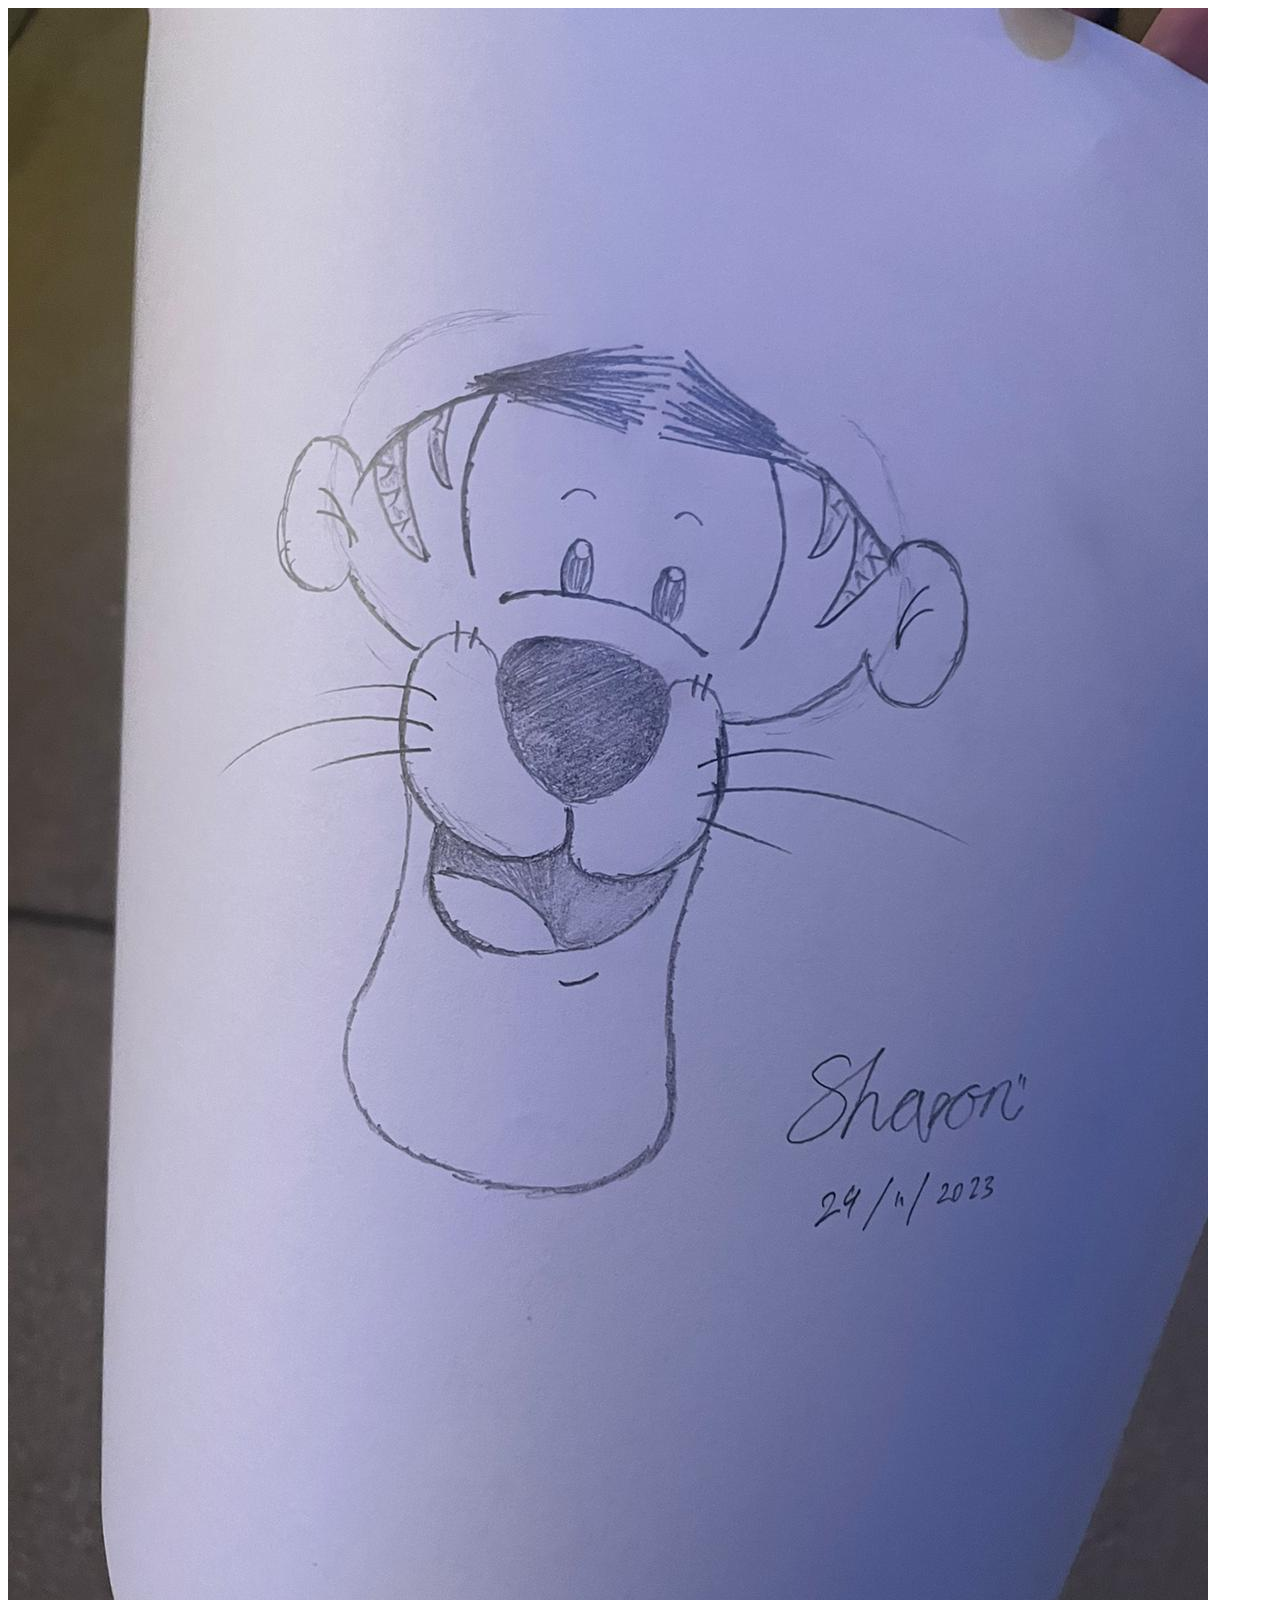
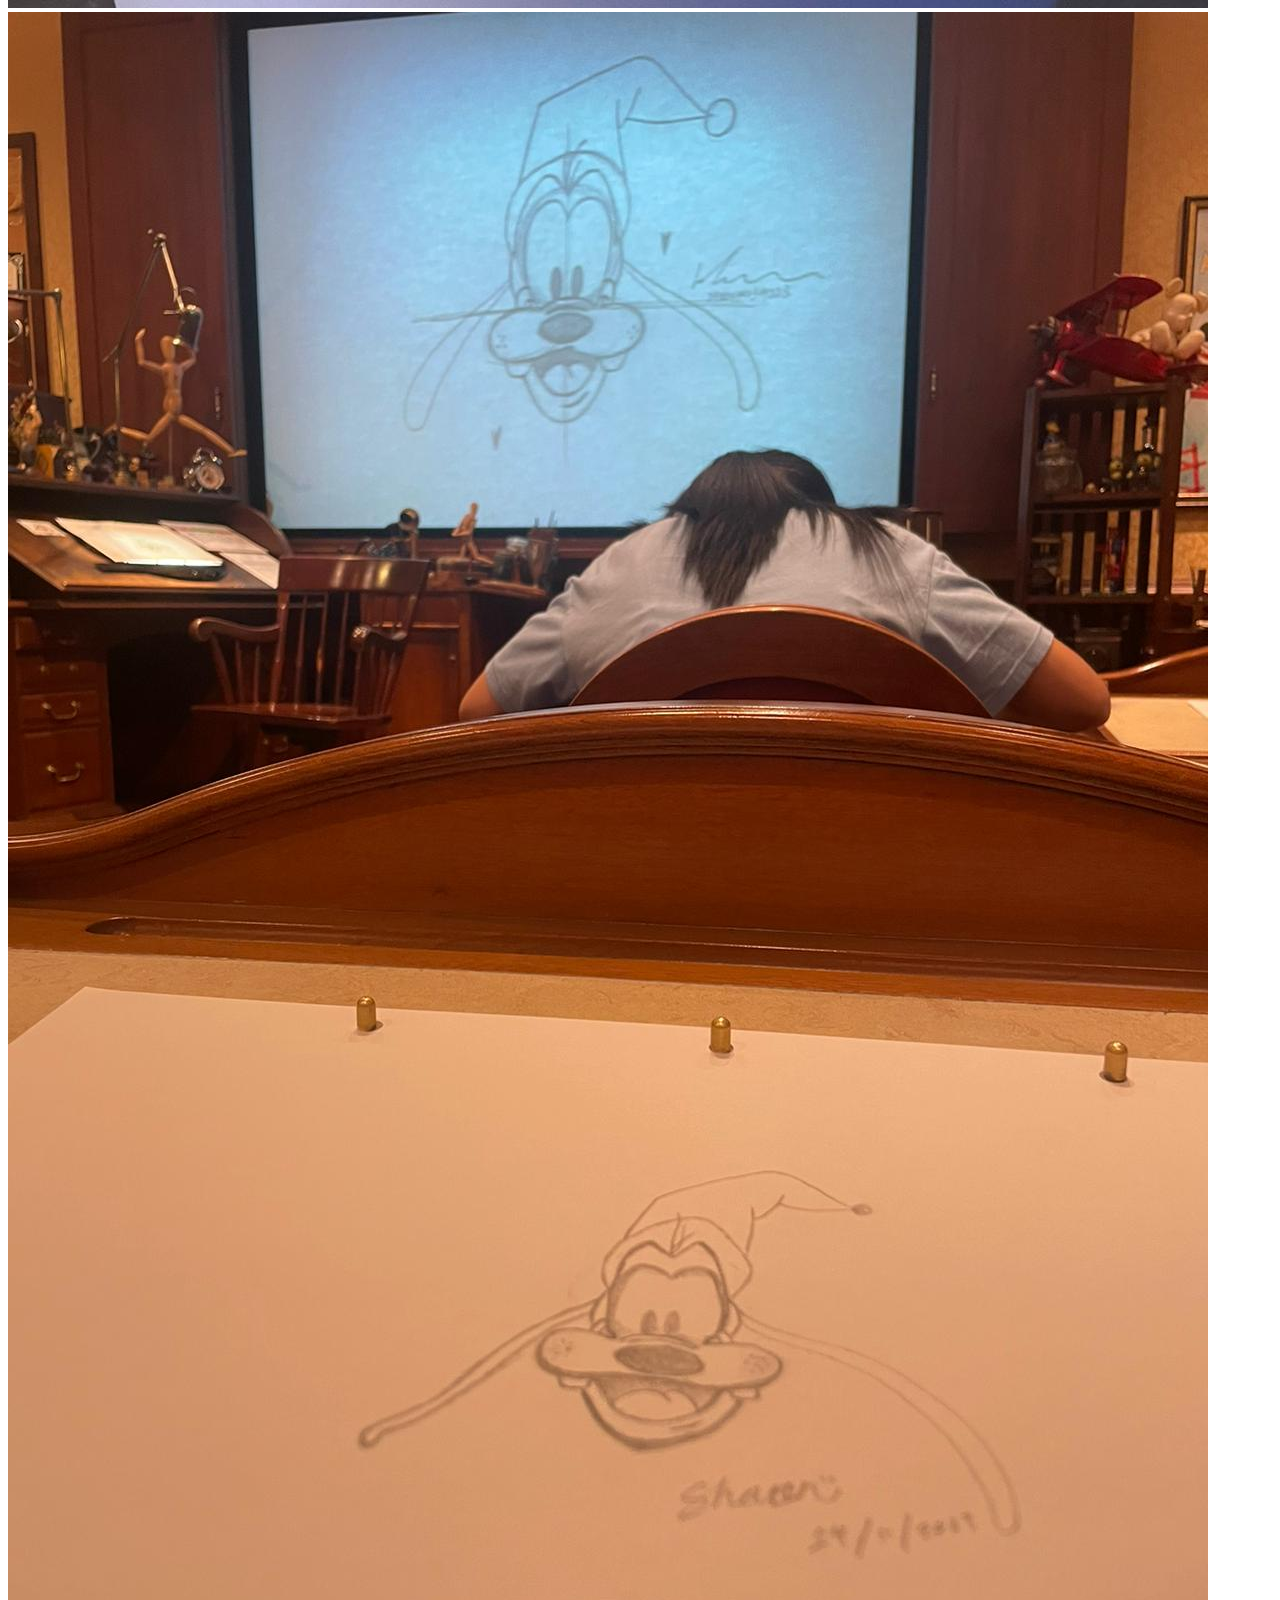
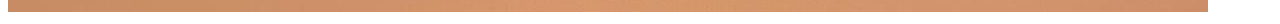
<file: hi.html>
<!DOCTYPE html>
<html>
  <head>
    <meta charset="utf-8" />
    <meta name="viewport" content="width=device-width, initial-scale=1" />

    <title>Hi</title>

    <div class="imageBox">
        <img class="11" src="11.jpg" alt="" />
        <img class="12" src="12.jpg" alt="" />
   </div>
</file>
